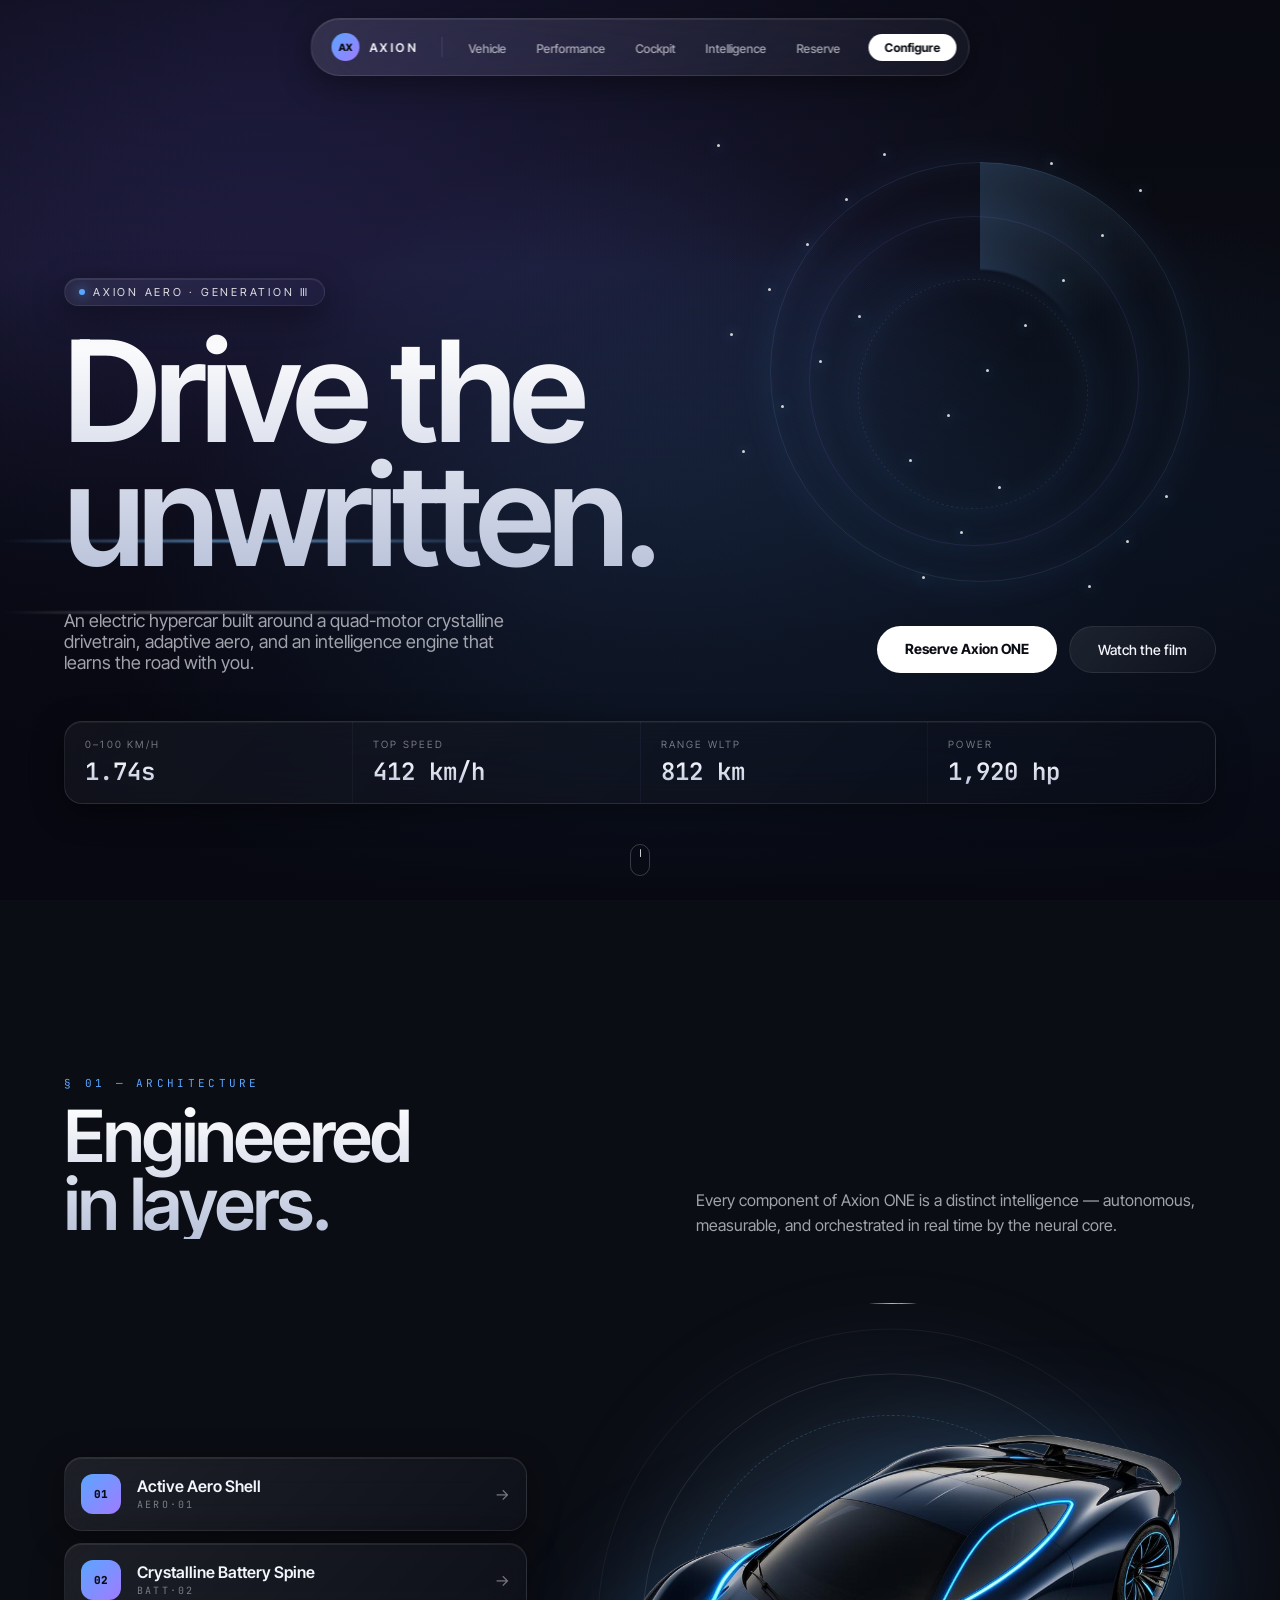
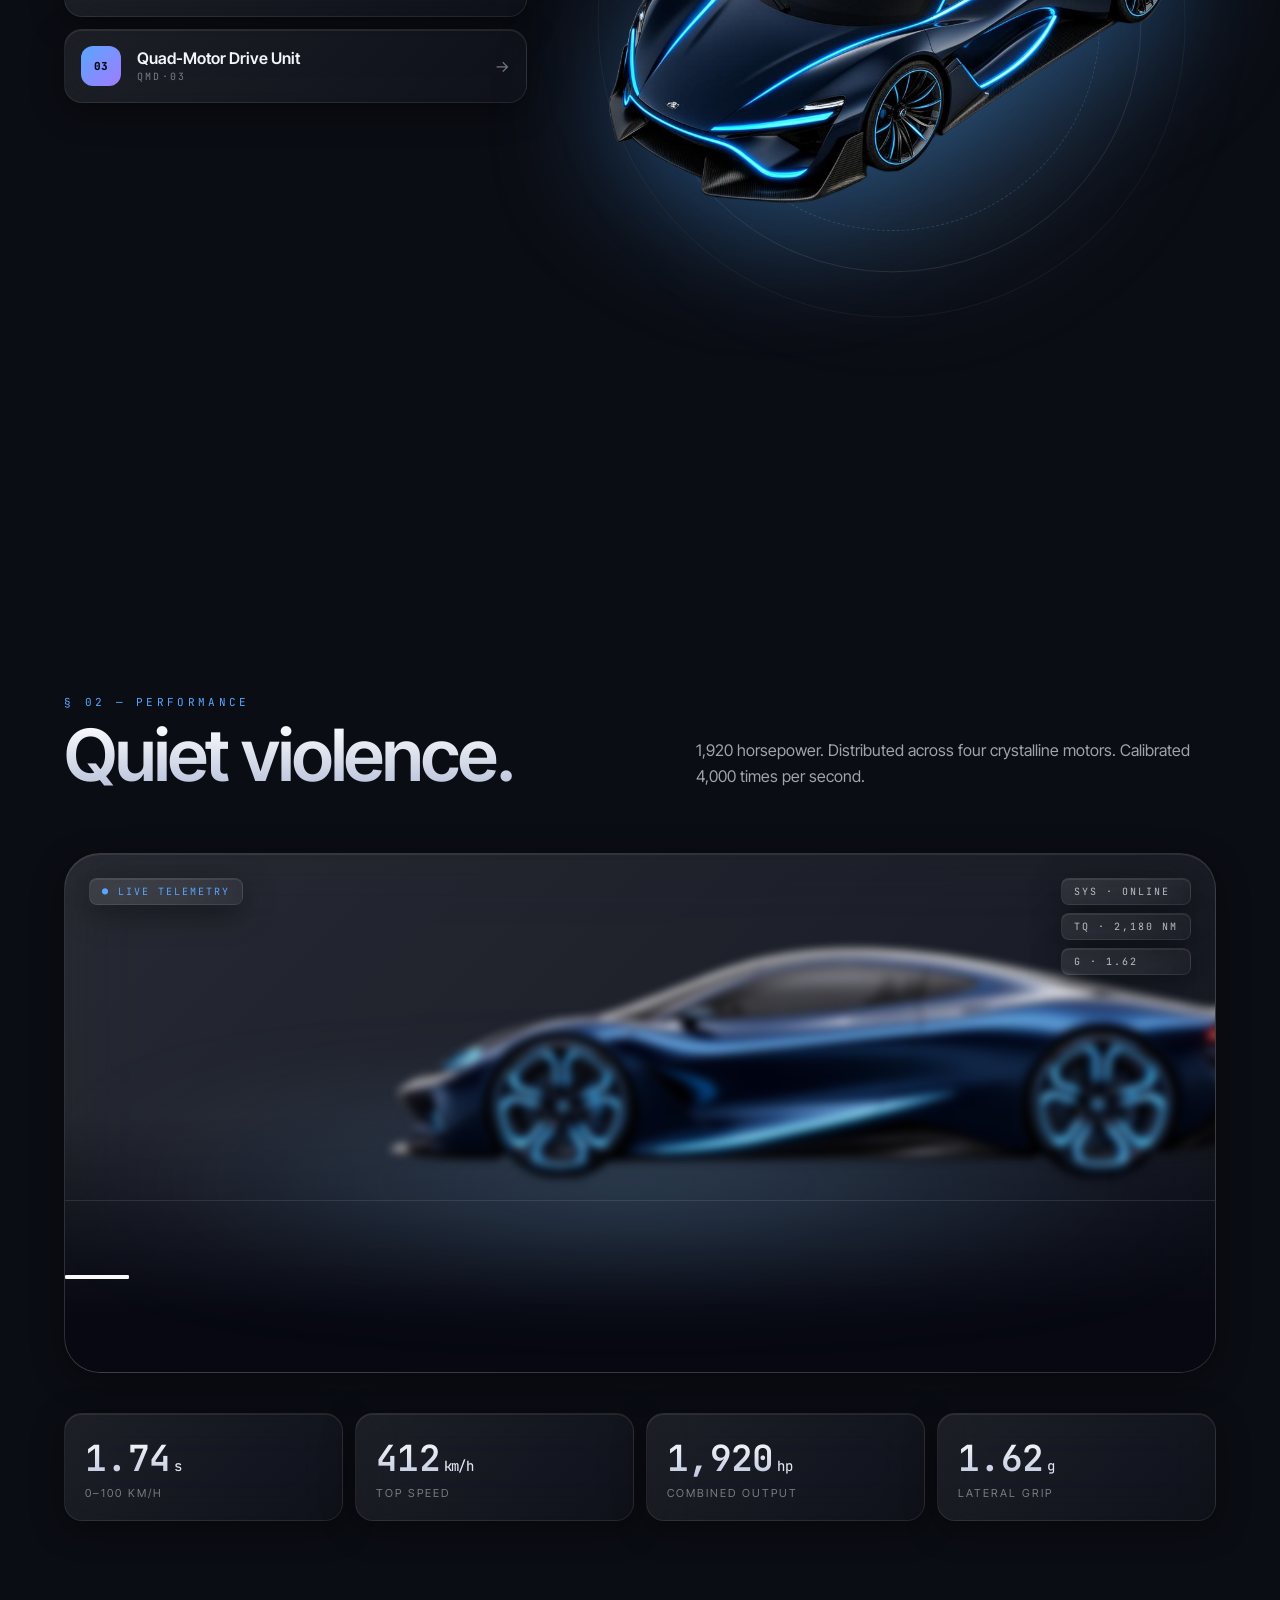
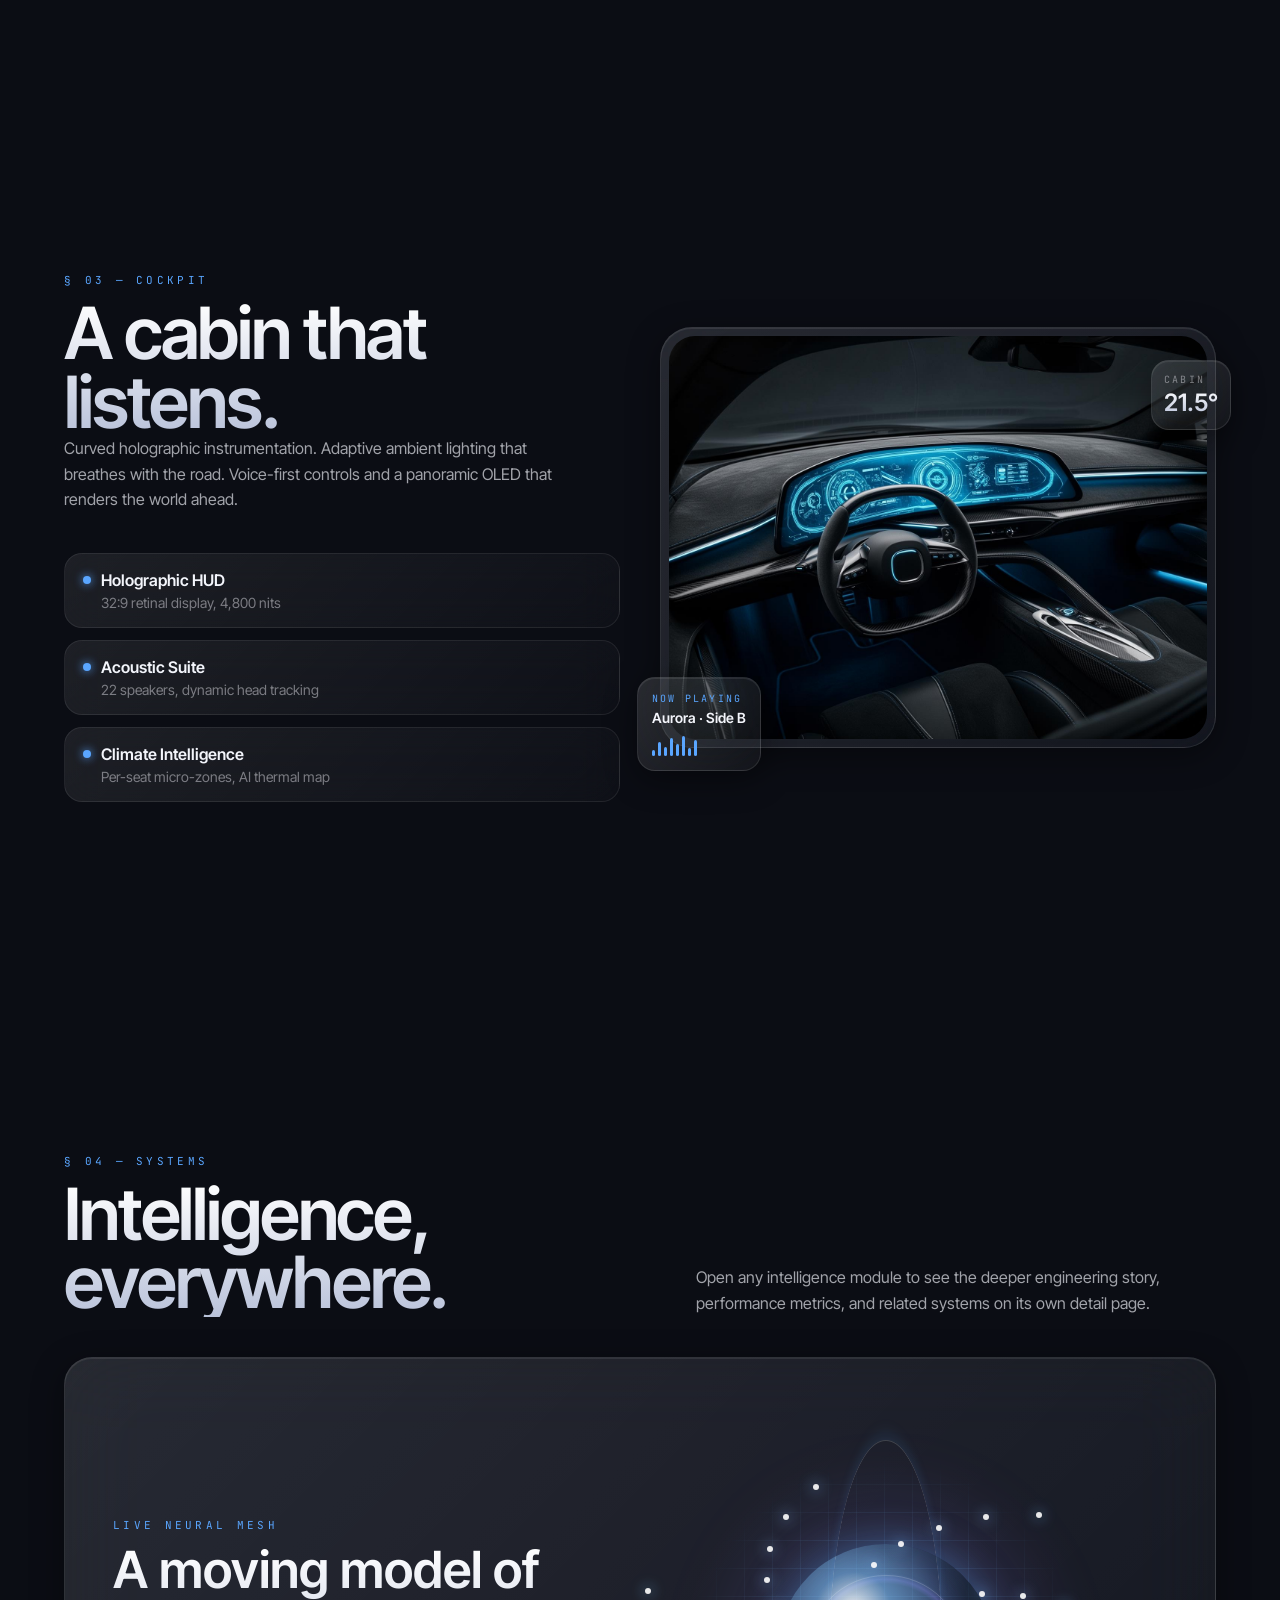
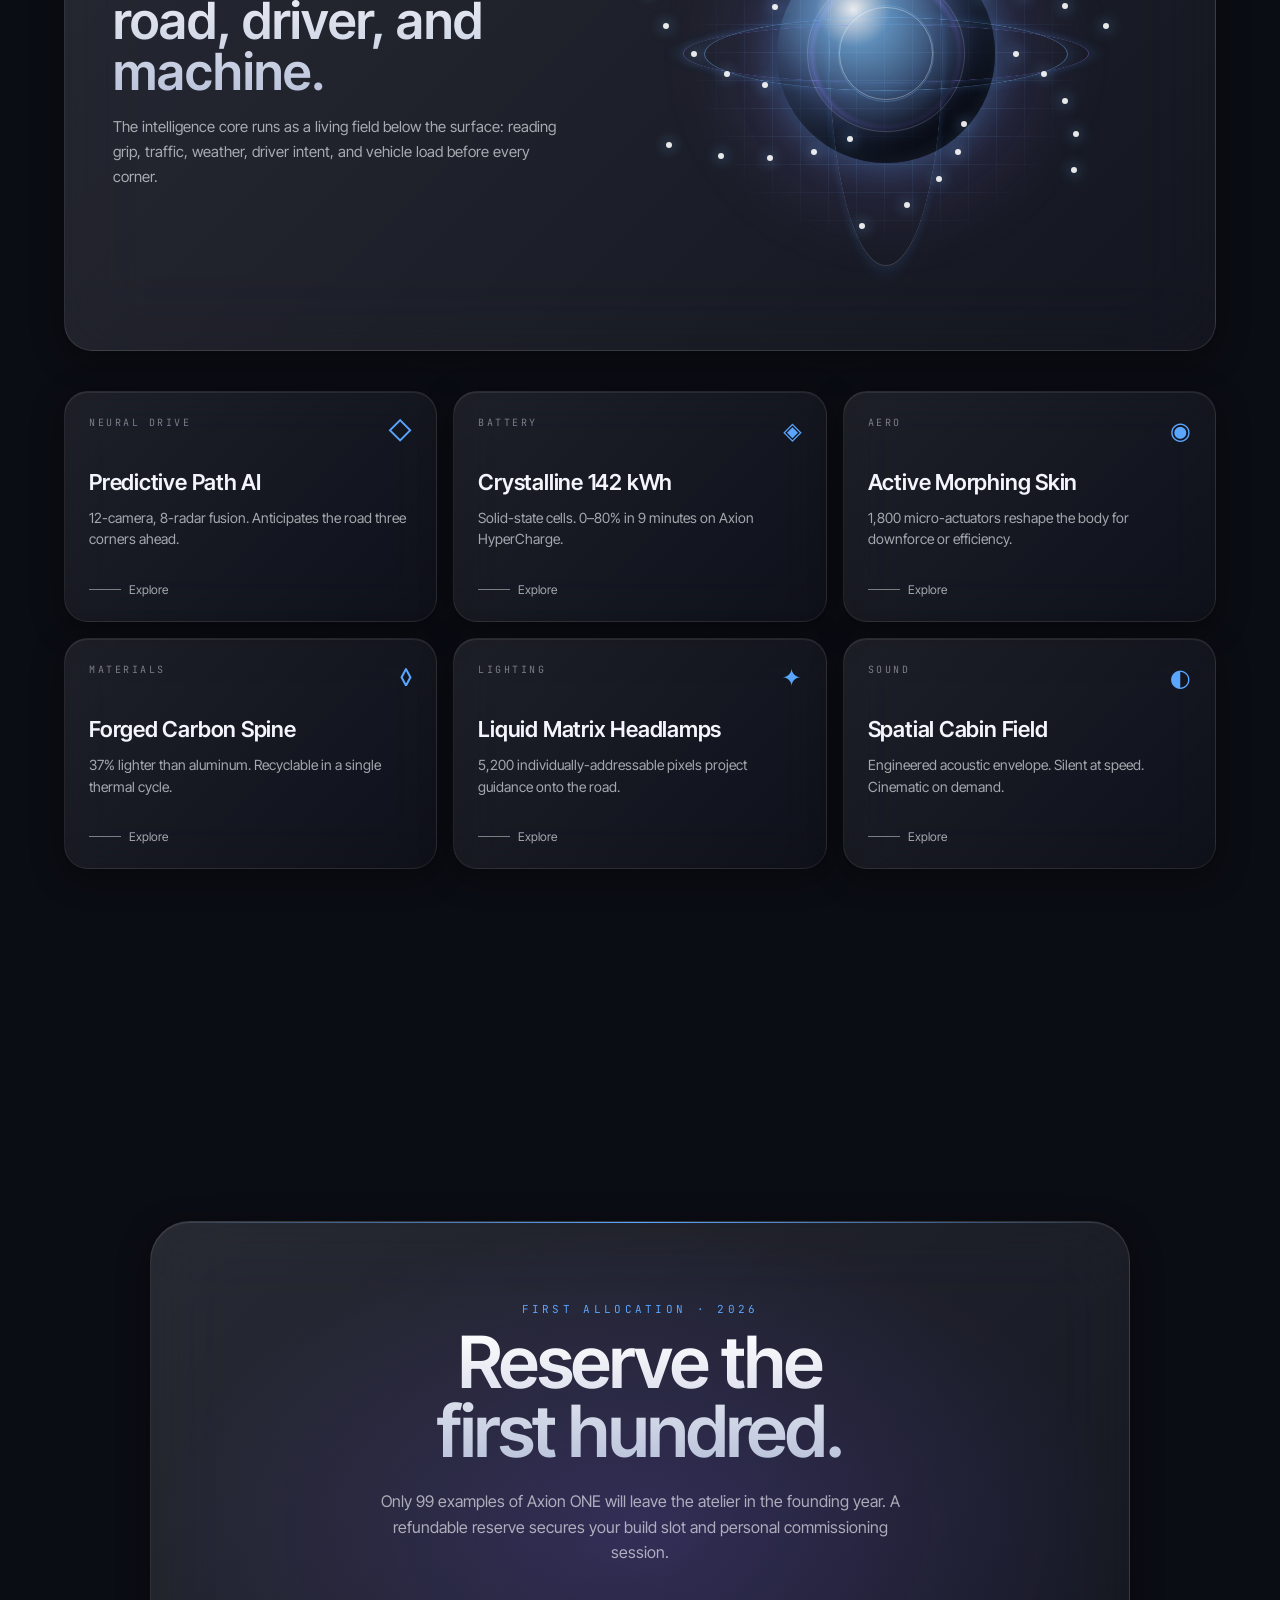
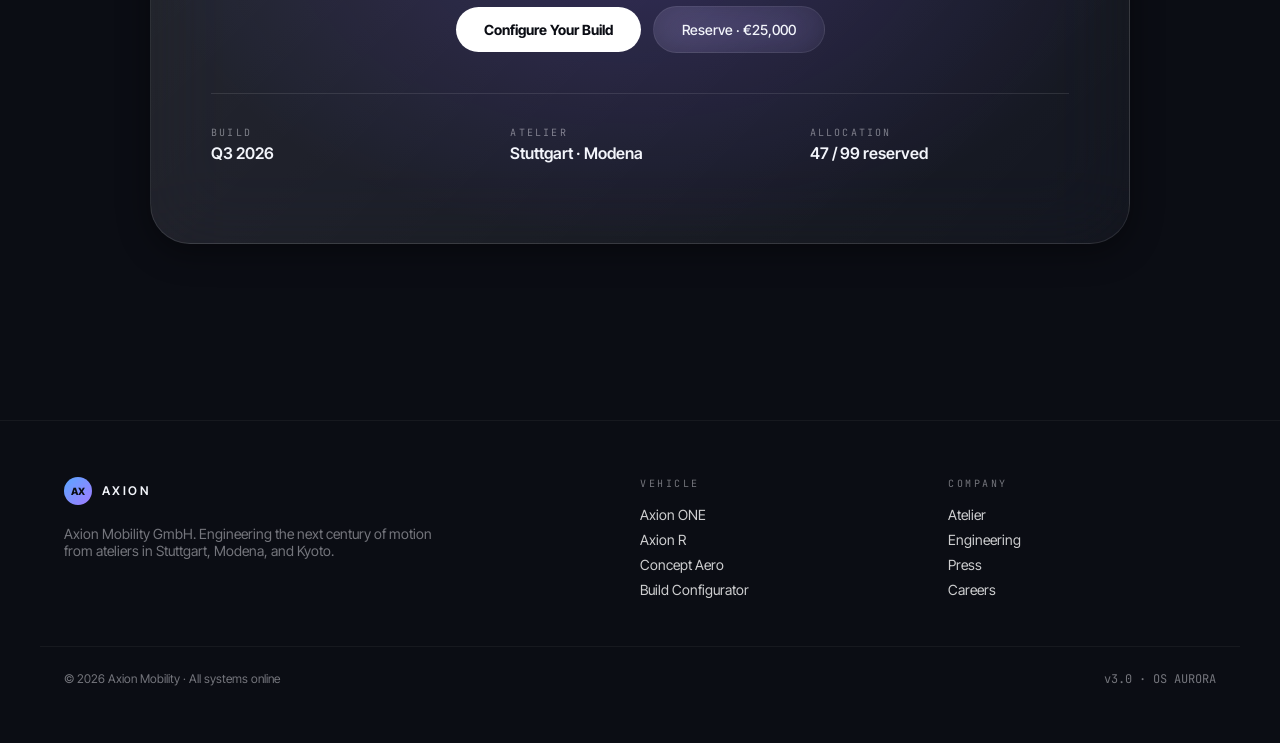
<file: index.html>
<!DOCTYPE html>
<html lang="en">
<head>
<meta charset="UTF-8" />
<meta name="viewport" content="width=device-width, initial-scale=1.0" />
<title>Axion ONE — The Electric Hypercar of the Next Century</title>
<meta name="description" content="Axion ONE: 1,920 hp quad-motor electric hypercar with adaptive aero, crystalline battery, and a neural drive intelligence engine." />
<meta property="og:title" content="Axion ONE — Drive the Unwritten" />
<meta property="og:description" content="An electric hypercar built around intelligence, motion, and emotion." />
<link rel="preconnect" href="https://fonts.googleapis.com">
<link rel="preconnect" href="https://fonts.gstatic.com" crossorigin>
<link href="https://fonts.googleapis.com/css2?family=Inter+Tight:wght@400;500;600;700;800&family=JetBrains+Mono:wght@400;500&display=swap" rel="stylesheet">
<link rel="stylesheet" href="style.css" />
</head>
<body>

<!-- Atmosphere -->
<div class="atmosphere" aria-hidden="true">
  <div class="aurora aurora-1"></div>
  <div class="aurora aurora-2"></div>
  <div class="orb orb-1"></div>
  <div class="orb orb-2"></div>
  <div class="grid-bg"></div>
  <div class="streak streak-1"></div>
  <div class="streak streak-2"></div>
  <div class="vignette"></div>
  <div class="stars" id="stars"></div>
</div>
<div class="cursor-glow" id="cursorGlow" aria-hidden="true"></div>

<!-- Nav -->
<header class="nav">
  <nav class="nav-inner glass-strong">
    <a class="brand" href="index.html#top">
      <span class="logo">AX</span>
      <span class="brand-name">AXION</span>
    </a>
    <span class="nav-sep"></span>
    <ul class="nav-links">
      <li><a href="index.html#vehicle">Vehicle</a></li>
      <li><a href="index.html#performance">Performance</a></li>
      <li><a href="index.html#cockpit">Cockpit</a></li>
      <li><a href="index.html#intelligence">Intelligence</a></li>
      <li><a href="index.html#reserve">Reserve</a></li>
    </ul>
    <a class="btn-cta" href="configure.html">Configure</a>
    <button class="nav-toggle" type="button" aria-label="Open menu" aria-expanded="false" aria-controls="mobileMenu">
      <span></span><span></span><span></span>
    </button>
  </nav>
  <div class="mobile-menu glass-strong" id="mobileMenu">
    <a href="index.html#vehicle">Vehicle</a>
    <a href="index.html#performance">Performance</a>
    <a href="index.html#cockpit">Cockpit</a>
    <a href="index.html#intelligence">Intelligence</a>
    <a href="index.html#reserve">Reserve</a>
    <a href="configure.html">Configure</a>
  </div>
</header>

<main>

<!-- Hero -->
<section id="top" class="hero">
  <div class="hero-bg">
    <video class="hero-bg-video" src="assets/hero-video.mp4" autoplay loop muted playsinline></video>
  </div>
  <div class="hero-overlay"></div>
  <div class="hero-streaks">
    <div class="hstreak hstreak-1"></div>
    <div class="hstreak hstreak-2"></div>
  </div>
  <div class="hero-motion" aria-hidden="true">
    <div class="hero-orbit hero-orbit-1"></div>
    <div class="hero-orbit hero-orbit-2"></div>
    <div class="hero-orbit hero-orbit-3"></div>
    <div class="hero-radar"></div>
    <div class="hero-particles" id="heroParticles"></div>
  </div>
  <div class="hero-content">
    <div class="badge glass">
      <span class="dot"></span>
      Axion Aero · Generation Ⅲ
    </div>
    <h1 class="hero-title text-gradient">Drive the<br/>unwritten.</h1>
    <div class="hero-row">
      <p class="hero-sub">An electric hypercar built around a quad-motor crystalline drivetrain, adaptive aero, and an intelligence engine that learns the road with you.</p>
      <div class="hero-actions">
        <a class="btn-primary" href="#reserve"><span>Reserve Axion ONE</span></a>
        <a class="btn-glass" href="#cockpit">Watch the film</a>
      </div>
    </div>
    <div class="spec-strip glass">
      <div><div class="k">0–100 km/h</div><div class="v text-gradient">1.74s</div></div>
      <div><div class="k">Top Speed</div><div class="v text-gradient">412 km/h</div></div>
      <div><div class="k">Range WLTP</div><div class="v text-gradient">812 km</div></div>
      <div><div class="k">Power</div><div class="v text-gradient">1,920 hp</div></div>
    </div>
  </div>
  <div class="scroll-ind"><span></span></div>
</section>

<!-- Vehicle / Exploded -->
<section id="vehicle" class="section">
  <div class="container">
    <div class="section-head">
      <div>
        <div class="eyebrow">§ 01 — Architecture</div>
        <h2 class="section-title text-gradient">Engineered<br/>in layers.</h2>
      </div>
      <p class="section-sub">Every component of Axion ONE is a distinct intelligence — autonomous, measurable, and orchestrated in real time by the neural core.</p>
    </div>

    <div class="exploded">
      <div class="exploded-list" id="explodedList">
        <!-- populated by script.js -->
      </div>
      <div class="exploded-stage">
        <div class="ring ring-1"></div>
        <div class="ring ring-2"></div>
        <div class="ring ring-3 dashed"></div>
        <div class="ring-glow-bg"></div>
        <div class="chips" id="explodedChips"></div>
        <img class="car-top" src="assets/car-top.png" alt="Top view of Axion hypercar" />
        <div class="scan-line"></div>
      </div>
    </div>
  </div>
</section>

<!-- Performance -->
<section id="performance" class="section">
  <div class="container">
    <div class="section-head">
      <div>
        <div class="eyebrow">§ 02 — Performance</div>
        <h2 class="section-title text-gradient">Quiet violence.</h2>
      </div>
      <p class="section-sub">1,920 horsepower. Distributed across four crystalline motors. Calibrated 4,000 times per second.</p>
    </div>

    <div class="perf-stage glass-strong">
      <div class="road-fade"></div>
      <div class="road-line"></div>
      <div class="road-dashes" id="roadDashes"></div>
      <div class="trail-glow"></div>
      <img class="car-side" src="assets/car-side.png" alt="Axion hypercar in motion" id="carSide" />
      <div class="hud-left glass">● LIVE TELEMETRY</div>
      <div class="hud-right">
        <div class="glass">SYS · ONLINE</div>
        <div class="glass">TQ · 2,180 nm</div>
        <div class="glass">G · 1.62</div>
      </div>
    </div>

    <div class="perf-grid">
      <div class="big-stat glass reveal"><div class="big-num text-gradient">1.74<span>s</span></div><div class="big-label">0–100 km/h</div></div>
      <div class="big-stat glass reveal"><div class="big-num text-gradient">412<span>km/h</span></div><div class="big-label">Top Speed</div></div>
      <div class="big-stat glass reveal"><div class="big-num text-gradient">1,920<span>hp</span></div><div class="big-label">Combined Output</div></div>
      <div class="big-stat glass reveal"><div class="big-num text-gradient">1.62<span>g</span></div><div class="big-label">Lateral Grip</div></div>
    </div>
  </div>
</section>

<!-- Cockpit -->
<section id="cockpit" class="section">
  <div class="container two-col">
    <div class="reveal">
      <div class="eyebrow">§ 03 — Cockpit</div>
      <h2 class="section-title text-gradient">A cabin that<br/>listens.</h2>
      <p class="section-sub">Curved holographic instrumentation. Adaptive ambient lighting that breathes with the road. Voice-first controls and a panoramic OLED that renders the world ahead.</p>
      <ul class="bullets">
        <li><strong>Holographic HUD</strong><span>32:9 retinal display, 4,800 nits</span></li>
        <li><strong>Acoustic Suite</strong><span>22 speakers, dynamic head tracking</span></li>
        <li><strong>Climate Intelligence</strong><span>Per-seat micro-zones, AI thermal map</span></li>
      </ul>
    </div>
    <div class="cockpit-vis glass-strong reveal">
      <img src="assets/cockpit.jpg" alt="Axion ONE cockpit interior" />
      <div class="float-chip chip-bl glass-strong">
        <div class="chip-k">Now Playing</div>
        <div class="chip-v">Aurora · Side B</div>
        <div class="bars">
          <span></span><span></span><span></span><span></span><span></span><span></span><span></span><span></span>
        </div>
      </div>
      <div class="float-chip chip-tr glass-strong">
        <div class="chip-k muted">Cabin</div>
        <div class="chip-temp text-gradient">21.5°</div>
      </div>
    </div>
  </div>
</section>

<!-- Intelligence -->
<section id="intelligence" class="section">
  <div class="container">
    <div class="section-head">
      <div>
        <div class="eyebrow">§ 04 — Systems</div>
        <h2 class="section-title text-gradient">Intelligence,<br/>everywhere.</h2>
      </div>
      <p class="section-sub">Open any intelligence module to see the deeper engineering story, performance metrics, and related systems on its own detail page.</p>
    </div>
    <div class="intelligence-showcase glass-strong reveal">
      <div class="core-copy">
        <div class="eyebrow">Live Neural Mesh</div>
        <h3 class="core-title text-gradient">A moving model of road, driver, and machine.</h3>
        <p>The intelligence core runs as a living field below the surface: reading grip, traffic, weather, driver intent, and vehicle load before every corner.</p>
      </div>
      <div class="neural-core" aria-hidden="true">
        <div class="core-halo"></div>
        <div class="core-grid"></div>
        <div class="core-sphere"></div>
        <div class="core-ring core-ring-1"></div>
        <div class="core-ring core-ring-2"></div>
        <div class="core-ring core-ring-3"></div>
        <div class="core-nodes" id="coreNodes"></div>
        <div class="core-pulse"></div>
      </div>
    </div>
    <div class="grid-3 systems" id="systemsGrid"><!-- populated by script.js --></div>
  </div>
</section>

<!-- Reserve -->
<section id="reserve" class="section">
  <div class="container">
    <div class="reserve-card glass-strong reveal">
      <div class="eyebrow center">First Allocation · 2026</div>
      <h2 class="section-title text-gradient center">Reserve the<br/>first hundred.</h2>
      <p class="section-sub center">Only 99 examples of Axion ONE will leave the atelier in the founding year. A refundable reserve secures your build slot and personal commissioning session.</p>
      <div class="reserve-actions">
        <a class="btn-primary" href="configure.html"><span>Configure Your Build</span></a>
        <a class="btn-glass" href="configure.html">Reserve · €25,000</a>
      </div>
      <div class="reserve-meta">
        <div><div class="k">Build</div><div class="v">Q3 2026</div></div>
        <div><div class="k">Atelier</div><div class="v">Stuttgart · Modena</div></div>
        <div><div class="k">Allocation</div><div class="v">47 / 99 reserved</div></div>
      </div>
    </div>
  </div>
</section>

</main>

<footer class="footer">
  <div class="container footer-grid">
    <div>
      <div class="brand"><span class="logo">AX</span><span class="brand-name">AXION</span></div>
      <p class="muted">Axion Mobility GmbH. Engineering the next century of motion from ateliers in Stuttgart, Modena, and Kyoto.</p>
    </div>
    <div>
      <div class="footer-h">Vehicle</div>
      <ul><li><a href="index.html#top">Axion ONE</a></li><li><a href="index.html#performance">Axion R</a></li><li><a href="system.html?slug=aero">Concept Aero</a></li><li><a href="configure.html">Build Configurator</a></li></ul>
    </div>
    <div>
      <div class="footer-h">Company</div>
      <ul><li><a href="index.html#reserve">Atelier</a></li><li><a href="index.html#vehicle">Engineering</a></li><li><a href="index.html#cockpit">Press</a></li><li><a href="index.html#reserve">Careers</a></li></ul>
    </div>
  </div>
  <div class="container footer-bot">
    <div>© 2026 Axion Mobility · All systems online</div>
    <div class="mono">v3.0 · OS AURORA</div>
  </div>
</footer>

<script src="script.js"></script>
</body>
</html>
</file>
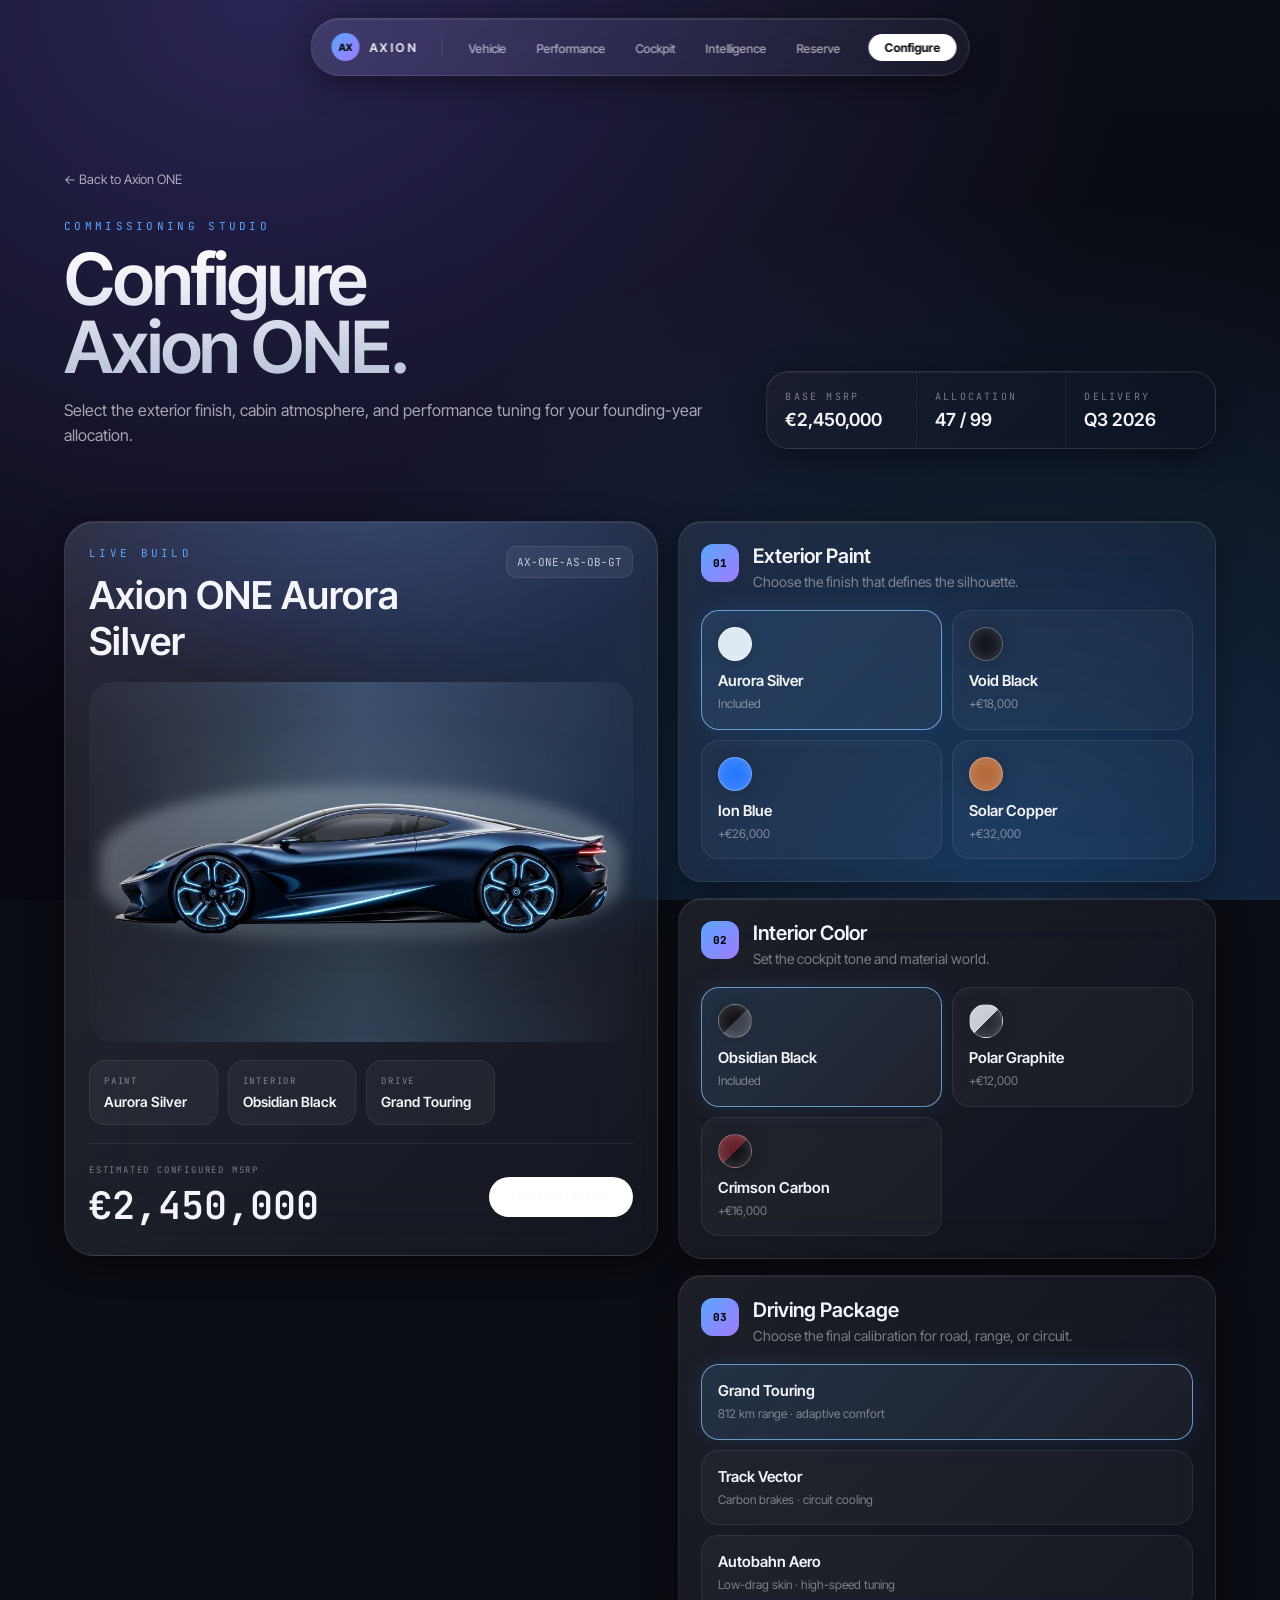
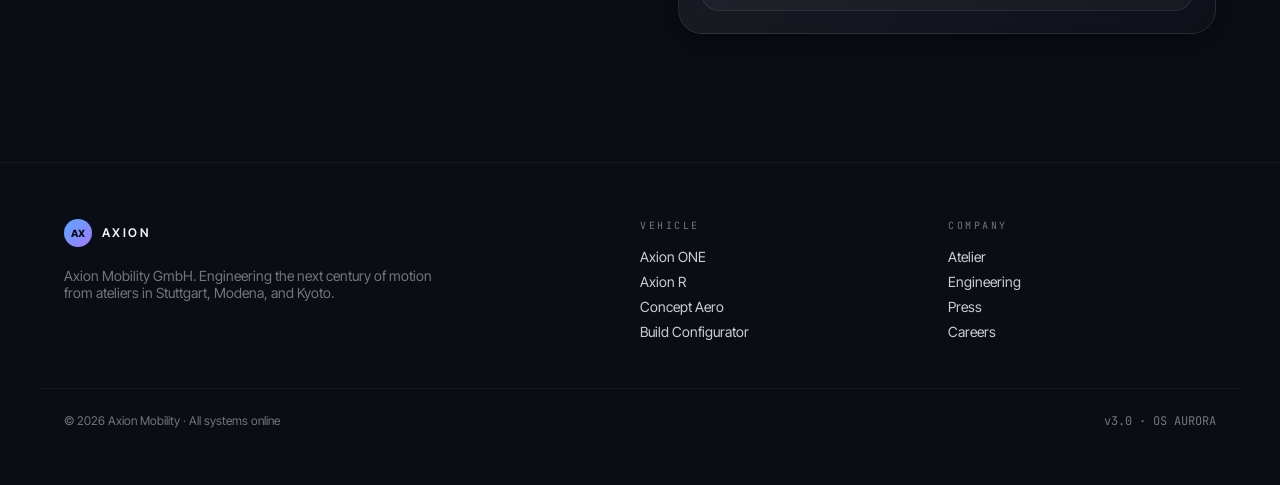
<file: configure.html>
<!DOCTYPE html>
<html lang="en">
<head>
<meta charset="UTF-8" />
<meta name="viewport" content="width=device-width, initial-scale=1.0" />
<title>Configure Axion ONE — Commissioning Studio</title>
<meta name="description" content="Configure Axion ONE with exterior paint, interior color, and performance packages." />
<link rel="preconnect" href="https://fonts.googleapis.com">
<link rel="preconnect" href="https://fonts.gstatic.com" crossorigin>
<link href="https://fonts.googleapis.com/css2?family=Inter+Tight:wght@400;500;600;700;800&family=JetBrains+Mono:wght@400;500&display=swap" rel="stylesheet">
<link rel="stylesheet" href="style.css" />
</head>
<body>

<div class="atmosphere" aria-hidden="true">
  <div class="aurora aurora-1"></div>
  <div class="aurora aurora-2"></div>
  <div class="orb orb-1"></div>
  <div class="orb orb-2"></div>
  <div class="grid-bg"></div>
  <div class="streak streak-1"></div>
  <div class="streak streak-2"></div>
  <div class="vignette"></div>
  <div class="stars" id="stars"></div>
</div>
<div class="cursor-glow" id="cursorGlow" aria-hidden="true"></div>

<header class="nav">
  <nav class="nav-inner glass-strong">
    <a class="brand" href="index.html#top">
      <span class="logo">AX</span>
      <span class="brand-name">AXION</span>
    </a>
    <span class="nav-sep"></span>
    <ul class="nav-links">
      <li><a href="index.html#vehicle">Vehicle</a></li>
      <li><a href="index.html#performance">Performance</a></li>
      <li><a href="index.html#cockpit">Cockpit</a></li>
      <li><a href="index.html#intelligence">Intelligence</a></li>
      <li><a href="index.html#reserve">Reserve</a></li>
    </ul>
    <a class="btn-cta" href="configure.html">Configure</a>
    <button class="nav-toggle" type="button" aria-label="Open menu" aria-expanded="false" aria-controls="mobileMenu">
      <span></span><span></span><span></span>
    </button>
  </nav>
  <div class="mobile-menu glass-strong" id="mobileMenu">
    <a href="index.html#vehicle">Vehicle</a>
    <a href="index.html#performance">Performance</a>
    <a href="index.html#cockpit">Cockpit</a>
    <a href="index.html#intelligence">Intelligence</a>
    <a href="index.html#reserve">Reserve</a>
    <a href="configure.html">Configure</a>
  </div>
</header>

<main class="config-page">
  <section class="config-hero">
    <div class="container">
      <a class="back-link" href="index.html#reserve">← Back to Axion ONE</a>
      <div class="config-hero-grid">
        <div>
          <div class="eyebrow">Commissioning Studio</div>
          <h1 class="section-title text-gradient">Configure<br/>Axion ONE.</h1>
          <p class="section-sub max-w">Select the exterior finish, cabin atmosphere, and performance tuning for your founding-year allocation.</p>
        </div>
        <div class="config-hero-stats glass">
          <div><span class="k">Base MSRP</span><strong>€2,450,000</strong></div>
          <div><span class="k">Allocation</span><strong>47 / 99</strong></div>
          <div><span class="k">Delivery</span><strong>Q3 2026</strong></div>
        </div>
      </div>
    </div>
  </section>

  <section class="config-section">
    <div class="container config-studio" id="configRoot" data-view="exterior">
      <div class="config-preview glass-strong">
        <div class="preview-top">
          <div>
            <div class="eyebrow">Live Build</div>
            <h2 id="buildName">Axion ONE Aurora</h2>
          </div>
          <div class="build-code mono" id="buildCode">AX-ONE-00</div>
        </div>
        <div class="preview-stage">
          <div class="preview-glow" id="paintGlow"></div>
          <div class="preview-scan"></div>
          <div class="exterior-preview">
            <img class="config-car" src="assets/car-side.png" alt="Configured Axion ONE side profile" />
            <div class="paint-wash" id="paintWash"></div>
          </div>
          <div class="interior-preview">
            <img class="config-interior" src="assets/cockpit.jpg" alt="Configured Axion ONE interior" />
            <div class="interior-wash" id="interiorWash"></div>
            <div class="interior-chip glass">
              <span>Cabin Atmosphere</span>
              <strong id="interiorChip">Obsidian Black</strong>
            </div>
          </div>
        </div>
        <div class="preview-meta">
          <div><span>Paint</span><strong id="summaryPaint">Aurora Silver</strong></div>
          <div><span>Interior</span><strong id="summaryInterior">Obsidian Black</strong></div>
          <div><span>Drive</span><strong id="summaryPackage">Grand Touring</strong></div>
        </div>
        <div class="price-bar">
          <div>
            <span>Estimated configured MSRP</span>
            <strong id="configPrice">€2,450,000</strong>
          </div>
          <a class="btn-primary" href="index.html#reserve"><span>Reserve Build</span></a>
        </div>
      </div>

      <div class="config-controls">
        <div class="config-panel glass">
          <div class="panel-head">
            <span class="step mono">01</span>
            <div>
              <h3>Exterior Paint</h3>
              <p>Choose the finish that defines the silhouette.</p>
            </div>
          </div>
          <div class="option-grid paint-options">
            <button class="option-card is-active" type="button" data-config-choice data-category="paint" data-label="Aurora Silver" data-price="0" data-color="#dce8f2" data-code="AS">
              <span class="swatch" style="--swatch:#dce8f2"></span>
              <strong>Aurora Silver</strong>
              <small>Included</small>
            </button>
            <button class="option-card" type="button" data-config-choice data-category="paint" data-label="Void Black" data-price="18000" data-color="#11151d" data-code="VB">
              <span class="swatch" style="--swatch:#11151d"></span>
              <strong>Void Black</strong>
              <small>+€18,000</small>
            </button>
            <button class="option-card" type="button" data-config-choice data-category="paint" data-label="Ion Blue" data-price="26000" data-color="#2878ff" data-code="IB">
              <span class="swatch" style="--swatch:#2878ff"></span>
              <strong>Ion Blue</strong>
              <small>+€26,000</small>
            </button>
            <button class="option-card" type="button" data-config-choice data-category="paint" data-label="Solar Copper" data-price="32000" data-color="#b56a3c" data-code="SC">
              <span class="swatch" style="--swatch:#b56a3c"></span>
              <strong>Solar Copper</strong>
              <small>+€32,000</small>
            </button>
          </div>
        </div>

        <div class="config-panel glass">
          <div class="panel-head">
            <span class="step mono">02</span>
            <div>
              <h3>Interior Color</h3>
              <p>Set the cockpit tone and material world.</p>
            </div>
          </div>
          <div class="option-grid">
            <button class="option-card is-active" type="button" data-config-choice data-category="interior" data-label="Obsidian Black" data-price="0" data-color="#111318" data-code="OB">
              <span class="swatch split" style="--swatch:#111318;--swatch-2:#3b414c"></span>
              <strong>Obsidian Black</strong>
              <small>Included</small>
            </button>
            <button class="option-card" type="button" data-config-choice data-category="interior" data-label="Polar Graphite" data-price="12000" data-color="#c8ccd2" data-code="PG">
              <span class="swatch split" style="--swatch:#c8ccd2;--swatch-2:#242a32"></span>
              <strong>Polar Graphite</strong>
              <small>+€12,000</small>
            </button>
            <button class="option-card" type="button" data-config-choice data-category="interior" data-label="Crimson Carbon" data-price="16000" data-color="#671f2a" data-code="CC">
              <span class="swatch split" style="--swatch:#671f2a;--swatch-2:#111318"></span>
              <strong>Crimson Carbon</strong>
              <small>+€16,000</small>
            </button>
          </div>
        </div>

        <div class="config-panel glass">
          <div class="panel-head">
            <span class="step mono">03</span>
            <div>
              <h3>Driving Package</h3>
              <p>Choose the final calibration for road, range, or circuit.</p>
            </div>
          </div>
          <div class="option-grid package-options">
            <button class="option-card is-active" type="button" data-config-choice data-category="package" data-label="Grand Touring" data-price="0" data-code="GT">
              <strong>Grand Touring</strong>
              <small>812 km range · adaptive comfort</small>
            </button>
            <button class="option-card" type="button" data-config-choice data-category="package" data-label="Track Vector" data-price="64000" data-code="TV">
              <strong>Track Vector</strong>
              <small>Carbon brakes · circuit cooling</small>
            </button>
            <button class="option-card" type="button" data-config-choice data-category="package" data-label="Autobahn Aero" data-price="42000" data-code="AA">
              <strong>Autobahn Aero</strong>
              <small>Low-drag skin · high-speed tuning</small>
            </button>
          </div>
        </div>
      </div>
    </div>
  </section>
</main>

<footer class="footer">
  <div class="container footer-grid">
    <div>
      <div class="brand"><span class="logo">AX</span><span class="brand-name">AXION</span></div>
      <p class="muted">Axion Mobility GmbH. Engineering the next century of motion from ateliers in Stuttgart, Modena, and Kyoto.</p>
    </div>
    <div>
      <div class="footer-h">Vehicle</div>
      <ul><li><a href="index.html#top">Axion ONE</a></li><li><a href="index.html#performance">Axion R</a></li><li><a href="system.html?slug=aero">Concept Aero</a></li><li><a href="configure.html">Build Configurator</a></li></ul>
    </div>
    <div>
      <div class="footer-h">Company</div>
      <ul><li><a href="index.html#reserve">Atelier</a></li><li><a href="index.html#vehicle">Engineering</a></li><li><a href="index.html#cockpit">Press</a></li><li><a href="index.html#reserve">Careers</a></li></ul>
    </div>
  </div>
  <div class="container footer-bot">
    <div>© 2026 Axion Mobility · All systems online</div>
    <div class="mono">v3.0 · OS AURORA</div>
  </div>
</footer>

<script src="script.js"></script>
</body>
</html>
</file>
<file: style.css>
/* ============= Axion ONE — Static Stylesheet ============= */
:root{
  --bg:#0b0d14;
  --bg-2:#0f1220;
  --fg:#f3f5fb;
  --muted:rgba(243,245,251,.65);
  --muted-2:rgba(243,245,251,.45);
  --border:rgba(255,255,255,.08);
  --electric:#5aa6ff;
  --electric-glow:#7ec4ff;
  --violet:#a07bff;
  --grad-text:linear-gradient(180deg,#fff 0%, #b9c2da 100%);
  --grad-electric:linear-gradient(135deg,#5aa6ff 0%, #a07bff 100%);
  --grad-glass:linear-gradient(135deg,rgba(255,255,255,.08) 0%, rgba(255,255,255,.02) 100%);
  --shadow-glass:0 8px 32px rgba(0,0,0,.4), inset 0 1px 0 rgba(255,255,255,.08);
}

*{box-sizing:border-box;margin:0;padding:0}
html,body{background:var(--bg);color:var(--fg);font-family:"Inter Tight",system-ui,sans-serif;-webkit-font-smoothing:antialiased;overflow-x:hidden;scroll-behavior:smooth}
body{
  background:
    radial-gradient(ellipse at 20% 0%, rgba(96,80,200,.35), transparent 60%),
    radial-gradient(ellipse at 80% 100%, rgba(60,140,220,.30), transparent 55%),
    linear-gradient(180deg,#0b0d14 0%,#070811 100%);
  background-attachment:fixed;
  min-height:100vh;
}
img{display:block;max-width:100%}
a{color:inherit;text-decoration:none}
ul{list-style:none}
button{font:inherit;cursor:pointer;border:0;background:transparent;color:inherit}
::selection{background:var(--electric);color:#000}
::-webkit-scrollbar{width:8px;height:8px}
::-webkit-scrollbar-thumb{background:rgba(255,255,255,.08);border-radius:8px}
::-webkit-scrollbar-thumb:hover{background:var(--electric)}

.container{max-width:1200px;margin:0 auto;padding:0 24px}
.mono{font-family:"JetBrains Mono",ui-monospace,monospace}
.muted{color:var(--muted)}

/* ---- Glass primitives ---- */
.glass{
  background:var(--grad-glass);
  backdrop-filter:blur(24px) saturate(140%);
  -webkit-backdrop-filter:blur(24px) saturate(140%);
  border:1px solid var(--border);
  box-shadow:var(--shadow-glass);
}
.glass-strong{
  background:linear-gradient(135deg,rgba(255,255,255,.12) 0%, rgba(255,255,255,.04) 100%);
  backdrop-filter:blur(40px) saturate(160%);
  -webkit-backdrop-filter:blur(40px) saturate(160%);
  border:1px solid rgba(255,255,255,.10);
  box-shadow:var(--shadow-glass);
}
.text-gradient{
  background:var(--grad-text);
  -webkit-background-clip:text;background-clip:text;color:transparent;
}

/* ---- Atmosphere ---- */
.atmosphere{position:fixed;inset:0;z-index:-10;pointer-events:none;overflow:hidden}
.aurora{position:absolute;border-radius:50%;filter:blur(60px);opacity:.55;animation:aurora 30s linear infinite}
.aurora-1{top:-30%;left:-20%;width:120vh;height:120vh;background:radial-gradient(circle,rgba(120,90,230,.45),transparent 60%)}
.aurora-2{bottom:-30%;right:-20%;width:110vh;height:110vh;background:radial-gradient(circle,rgba(80,160,230,.45),transparent 60%);animation-direction:reverse}
.orb{position:absolute;border-radius:50%;filter:blur(60px);opacity:.45;animation:drift 18s ease-in-out infinite}
.orb-1{top:25%;right:20%;width:280px;height:280px;background:rgba(90,166,255,.18)}
.orb-2{bottom:25%;left:18%;width:380px;height:380px;background:rgba(160,123,255,.18);animation-delay:-6s}
.grid-bg{
  position:absolute;inset:0;opacity:.07;
  background-image:linear-gradient(rgba(255,255,255,.5) 1px,transparent 1px),linear-gradient(90deg,rgba(255,255,255,.5) 1px,transparent 1px);
  background-size:80px 80px;
  -webkit-mask-image:radial-gradient(ellipse at center,#000 30%,transparent 70%);
          mask-image:radial-gradient(ellipse at center,#000 30%,transparent 70%);
}
.streak{position:absolute;height:1px;left:0;width:33%;background:linear-gradient(90deg,transparent,var(--electric),transparent);animation:streak 6s linear infinite}
.streak-1{top:33%}
.streak-2{top:66%;width:25%;background:linear-gradient(90deg,transparent,var(--violet),transparent);animation-delay:-3s}
.vignette{position:absolute;inset:0;background:radial-gradient(ellipse at center,transparent 40%,rgba(7,8,17,.85) 100%)}
.stars{position:absolute;inset:0}
.stars span{position:absolute;width:1px;height:1px;border-radius:50%;background:#fff;box-shadow:0 0 4px #fff;opacity:.6;animation:pulse-glow 3s ease-in-out infinite}
.cursor-glow{
  position:fixed;left:0;top:0;width:400px;height:400px;border-radius:50%;
  background:radial-gradient(circle,rgba(126,196,255,.32),transparent 60%);
  filter:blur(40px);pointer-events:none;z-index:-5;opacity:.7;
}
@media (max-width:768px){.cursor-glow{display:none}}

/* ---- Nav ---- */
.nav{position:fixed;top:18px;left:50%;transform:translateX(-50%);z-index:50;width:max-content;max-width:calc(100% - 16px)}
.nav-inner{display:flex;align-items:center;gap:8px;border-radius:999px;padding:8px 12px 8px 8px}
.brand{display:flex;align-items:center;gap:10px;padding:6px 12px;border-radius:999px}
.logo{display:grid;place-items:center;width:28px;height:28px;border-radius:999px;background:var(--grad-electric);color:#0b0d14;font-weight:800;font-size:10px}
.brand-name{font-size:12px;font-weight:600;letter-spacing:.2em}
.nav-sep{display:none;width:1px;height:20px;background:rgba(255,255,255,.1);margin:0 4px}
.nav-links{display:none;align-items:center;gap:2px}
.nav-links a{position:relative;padding:6px 14px;border-radius:999px;font-size:12px;font-weight:500;color:var(--muted);transition:color .2s}
.nav-links a:hover{color:var(--fg);background:radial-gradient(60% 60% at 50% 50%,rgba(126,196,255,.22),transparent)}
.btn-cta{margin-left:6px;padding:6px 16px;border-radius:999px;background:#fff;color:#0b0d14;font-size:12px;font-weight:700;transition:transform .2s}
.btn-cta:hover{transform:scale(1.04)}
.nav-toggle{display:grid;place-items:center;gap:3px;width:32px;height:32px;border-radius:999px;border:1px solid rgba(255,255,255,.1);background:rgba(255,255,255,.05);margin-left:2px}
.nav-toggle span{display:block;width:14px;height:1px;border-radius:999px;background:rgba(255,255,255,.82);transition:transform .2s,opacity .2s}
.nav-toggle[aria-expanded="true"] span:nth-child(1){transform:translateY(4px) rotate(45deg)}
.nav-toggle[aria-expanded="true"] span:nth-child(2){opacity:0}
.nav-toggle[aria-expanded="true"] span:nth-child(3){transform:translateY(-4px) rotate(-45deg)}
.mobile-menu{position:absolute;top:calc(100% + 10px);right:0;width:min(320px,calc(100vw - 32px));padding:8px;border-radius:22px;display:grid;gap:2px;opacity:0;pointer-events:none;transform:translateY(-8px);transition:opacity .2s,transform .2s}
.mobile-menu.open{opacity:1;pointer-events:auto;transform:translateY(0)}
.mobile-menu a{display:block;padding:12px 14px;border-radius:16px;font-size:14px;font-weight:600;color:var(--muted)}
.mobile-menu a:hover{color:var(--fg);background:rgba(255,255,255,.06)}
@media (min-width:768px){.nav-sep,.nav-links{display:flex}.nav-toggle,.mobile-menu{display:none}}
@media (max-width:420px){.brand-name{display:none}.btn-cta{padding:6px 12px}}

/* ---- Buttons ---- */
.btn-primary{position:relative;overflow:hidden;display:inline-block;border-radius:999px;background:#fff;color:#0b0d14;padding:14px 28px;font-size:14px;font-weight:700;transition:transform .2s}
.btn-primary span{position:relative;z-index:2}
.btn-primary::after{content:"";position:absolute;inset:0;background:var(--grad-electric);transform:translateX(-100%);transition:transform .5s}
.btn-primary:hover{transform:scale(1.03)}
.btn-primary:hover::after{transform:translateX(0)}
.btn-glass{display:inline-block;border-radius:999px;padding:14px 28px;font-size:14px;font-weight:500;background:var(--grad-glass);border:1px solid var(--border);backdrop-filter:blur(20px);transition:background .2s}
.btn-glass:hover{background:rgba(255,255,255,.08)}

/* ---- Hero ---- */
.hero{
  position:relative;
  width:100%;
  height:100vh;
  min-height:680px;
  overflow:hidden;
}
.hero-bg{

  position:absolute;

  inset:0;

  width:100%;

  height:100%;

  overflow:hidden;

}

.hero-bg-video{

  position:absolute;

  top:50%;

  left:50%;

  min-width:100%;

  min-height:100%;

  width:auto;

  height:auto;

  transform:translate(-50%, -50%);

  object-fit:cover;

}
.hero-overlay{position:absolute;inset:0;background:
  linear-gradient(180deg,rgba(7,8,17,.55) 0%,transparent 30%,rgba(7,8,17,.7) 70%,#070811 100%),
  radial-gradient(ellipse at 50% 100%,rgba(90,166,255,.35),transparent 60%);
}
.hero-streaks{position:absolute;inset:0;overflow:hidden;pointer-events:none}
.hstreak{position:absolute;left:0;height:2px;background:linear-gradient(90deg,transparent,var(--electric-glow),transparent);filter:blur(1px);animation:streak 6s linear infinite}
.hstreak-1{top:60%;width:40%}
.hstreak-2{top:68%;height:1px;width:33%;background:linear-gradient(90deg,transparent,#fff,transparent);animation-delay:-2.4s}
.hero-motion{
  position:absolute;
  inset:0;
  z-index:1;
  pointer-events:none;
  overflow:hidden;
}
.hero-orbit{
  position:absolute;
  right:7%;
  top:18%;
  width:min(34vw,420px);
  aspect-ratio:1/1;
  border-radius:50%;
  border:1px solid rgba(126,196,255,.18);
  box-shadow:0 0 40px rgba(90,166,255,.12), inset 0 0 28px rgba(126,196,255,.08);
  opacity:.72;
}
.hero-orbit-1{animation:hero-orbit 18s linear infinite}
.hero-orbit-2{width:min(26vw,330px);right:11%;top:24%;border-color:rgba(160,123,255,.20);animation:hero-orbit 12s linear infinite reverse}
.hero-orbit-3{width:min(18vw,230px);right:15%;top:31%;border-style:dashed;animation:hero-orbit 9s linear infinite}
.hero-radar{
  position:absolute;
  right:7%;
  top:18%;
  width:min(34vw,420px);
  aspect-ratio:1/1;
  border-radius:50%;
  background:conic-gradient(from 0deg,rgba(126,196,255,.28),transparent 18%,transparent 100%);
  -webkit-mask-image:radial-gradient(circle,transparent 34%,#000 35%,#000 72%,transparent 73%);
          mask-image:radial-gradient(circle,transparent 34%,#000 35%,#000 72%,transparent 73%);
  animation:hero-radar 5.5s linear infinite;
  opacity:.64;
}
.hero-particles{position:absolute;inset:0}
.hero-dot{
  position:absolute;
  width:3px;
  height:3px;
  border-radius:50%;
  background:rgba(255,255,255,.8);
  box-shadow:0 0 14px rgba(126,196,255,.95);
  animation:hero-float 5s ease-in-out infinite;
  animation-delay:var(--d);
}
.hero-content{position:relative;z-index:2;max-width:1200px;margin:0 auto;padding:0 24px;height:100%;display:flex;flex-direction:column;justify-content:flex-end;padding-bottom:96px}
.badge{display:inline-flex;align-items:center;gap:8px;padding:6px 14px;border-radius:999px;font-size:11px;text-transform:uppercase;letter-spacing:.25em;color:rgba(255,255,255,.85);width:max-content;margin-bottom:24px}
.dot{width:6px;height:6px;border-radius:50%;background:var(--electric);box-shadow:0 0 12px var(--electric)}
.hero-title{font-size:clamp(3.5rem,11vw,11rem);line-height:.88;letter-spacing:-.04em;font-weight:600}
.hero-row{display:flex;flex-direction:column;gap:24px;margin-top:32px;align-items:flex-start}
.hero-sub{max-width:460px;color:var(--muted);font-size:18px}
.hero-actions{display:flex;gap:12px;flex-wrap:wrap}
.spec-strip{display:grid;grid-template-columns:repeat(2,1fr);gap:1px;border-radius:18px;overflow:hidden;margin-top:48px}
.spec-strip>div{background:rgba(7,8,17,.4);padding:16px 20px}
.spec-strip .k{font-size:10px;text-transform:uppercase;letter-spacing:.22em;color:var(--muted-2)}
.spec-strip .v{margin-top:6px;font-family:"JetBrains Mono",monospace;font-size:24px;font-weight:600}
@media (min-width:768px){
  .hero-row{flex-direction:row;justify-content:space-between;align-items:flex-end}
  .spec-strip{grid-template-columns:repeat(4,1fr)}
}
@media (max-width:760px){
  .hero-orbit,.hero-radar{right:-18%;top:12%;width:320px}
  .hero-orbit-2{right:-10%;top:18%;width:240px}
  .hero-orbit-3{right:4%;top:25%;width:170px}
}
.scroll-ind{position:absolute;bottom:24px;left:50%;transform:translateX(-50%);z-index:3}
.scroll-ind div,.scroll-ind{display:flex;justify-content:center}
.scroll-ind{width:20px;height:32px;border-radius:999px;border:1px solid rgba(255,255,255,.2);padding:4px}
.scroll-ind span{display:block;width:1px;height:8px;background:rgba(255,255,255,.8);border-radius:999px;animation:float-y 2.4s ease-in-out infinite}

/* ---- Sections ---- */
section[id]{scroll-margin-top:104px}
.section{position:relative;padding:128px 0}
@media (min-width:768px){.section{padding:176px 0}}
.section-head{display:flex;flex-direction:column;gap:24px;margin-bottom:64px;align-items:flex-start}
@media (min-width:768px){.section-head{flex-direction:row;align-items:flex-end;justify-content:space-between;gap:40px}}
.eyebrow{font-family:"JetBrains Mono",monospace;font-size:11px;text-transform:uppercase;letter-spacing:.3em;color:var(--electric);margin-bottom:12px}
.eyebrow.center{text-align:center}
.section-title{font-size:clamp(2.5rem,7vw,4.5rem);line-height:.95;letter-spacing:-.03em;font-weight:600}
.section-title.center{text-align:center}
.section-sub{color:var(--muted);max-width:520px;font-size:16px;line-height:1.6}
.section-sub.center{margin:24px auto 0;text-align:center}
.section-sub.max-w{max-width:680px;margin-top:16px}

/* Reveal */
.reveal{opacity:0;transform:translateY(40px);transition:opacity .9s cubic-bezier(.22,1,.36,1),transform .9s cubic-bezier(.22,1,.36,1)}
.reveal.in{opacity:1;transform:none}

/* ---- Exploded ---- */
.exploded{display:grid;grid-template-columns:1fr;gap:40px;align-items:center}
@media (min-width:1024px){.exploded{grid-template-columns:1fr 1.4fr}}
.exploded-list{display:flex;flex-direction:column;gap:12px;order:2}
@media (min-width:1024px){.exploded-list{order:1}}
.ex-row{display:flex;align-items:center;justify-content:space-between;padding:16px;border-radius:18px;transition:background .2s}
.ex-row:hover{background:rgba(255,255,255,.06)}
.ex-num{display:grid;place-items:center;width:40px;height:40px;border-radius:12px;background:var(--grad-electric);color:#0b0d14;font-family:"JetBrains Mono",monospace;font-size:11px;font-weight:800;margin-right:16px;flex-shrink:0}
.ex-row>div:nth-child(2){flex:1}
.ex-label{font-weight:600}
.ex-id{font-family:"JetBrains Mono",monospace;font-size:10px;text-transform:uppercase;letter-spacing:.22em;color:var(--muted-2);margin-top:2px}
.ex-arrow{color:var(--muted-2)}
.exploded-stage{position:relative;aspect-ratio:1/1;width:100%;max-width:640px;margin:0 auto;order:1}
@media (min-width:1024px){.exploded-stage{order:2}}
.ring-glow-bg{position:absolute;inset:0;border-radius:50%;background:radial-gradient(circle,rgba(126,196,255,.5),transparent 65%);filter:blur(60px);opacity:.5}
.ring{position:absolute;top:50%;left:50%;transform:translate(-50%,-50%);border-radius:50%;border:1px solid rgba(255,255,255,.1)}
.ring-1{width:78%;height:78%;animation:spin-slow 30s linear infinite}
.ring-2{width:92%;height:92%;border-color:rgba(255,255,255,.05)}
.ring-3{width:65%;height:65%;border-color:rgba(126,196,255,.2)}
.ring.dashed{border-style:dashed}
.car-top{position:absolute;inset:0;margin:auto;width:100%;height:100%;object-fit:contain;filter:drop-shadow(0 30px 60px rgba(60,140,220,.4));transition:transform .4s ease-out}
.chips{position:absolute;inset:0}
.chip{position:absolute;left:50%;top:50%;padding:8px 12px;border-radius:12px;animation:float-y 6s ease-in-out infinite;transform:translate(-50%,-50%) translate(calc(var(--tx) * var(--p,0)), calc(var(--ty) * var(--p,0))) rotate(calc(var(--r) * var(--p,0)));opacity:var(--p,0);transition:opacity .3s}
.chip-id{font-family:"JetBrains Mono",monospace;font-size:9px;text-transform:uppercase;letter-spacing:.22em;color:var(--electric)}
.chip-label{font-size:12px;font-weight:500;margin-top:2px}
.scan-line{position:absolute;inset:0;border-radius:50%;overflow:hidden;pointer-events:none}
.scan-line::before{content:"";position:absolute;left:0;right:0;height:1px;background:linear-gradient(90deg,transparent,var(--electric-glow),transparent);animation:scan 4s linear infinite}

/* ---- Performance ---- */
.perf-stage{position:relative;height:420px;border-radius:36px;overflow:hidden;margin-bottom:40px}
@media (min-width:768px){.perf-stage{height:520px}}
.road-fade{position:absolute;left:0;right:0;bottom:0;height:50%;background:linear-gradient(180deg,transparent,#070811 80%)}
.road-line{position:absolute;left:0;right:0;bottom:33%;height:1px;background:rgba(255,255,255,.1)}
.road-dashes{position:absolute;left:0;right:0;bottom:18%;height:4px;overflow:hidden}
.road-dashes span{position:absolute;height:4px;width:64px;border-radius:999px;background:rgba(255,255,255,.3);animation:streak 1.6s linear infinite;left:0;bottom:0}
.trail-glow{position:absolute;left:0;right:0;bottom:25%;height:120px;filter:blur(60px);background:radial-gradient(ellipse at center,rgba(126,196,255,.5),transparent 70%)}
.car-side{position:absolute;bottom:12%;left:50%;width:80%;transform:translateX(-50%);object-fit:contain;will-change:transform,filter}
.hud-left{position:absolute;left:24px;top:24px;padding:6px 12px;border-radius:8px;font-family:"JetBrains Mono",monospace;font-size:10px;text-transform:uppercase;letter-spacing:.2em;color:var(--electric)}
.hud-right{position:absolute;right:24px;top:24px;display:grid;gap:8px;font-family:"JetBrains Mono",monospace;font-size:10px;text-transform:uppercase;letter-spacing:.2em;color:rgba(255,255,255,.7)}
.hud-right .glass{padding:6px 12px;border-radius:8px}
.perf-grid{display:grid;grid-template-columns:repeat(2,1fr);gap:12px}
@media (min-width:768px){.perf-grid{grid-template-columns:repeat(4,1fr)}}
.big-stat{padding:20px;border-radius:18px}
.big-num{font-family:"JetBrains Mono",monospace;font-size:36px;font-weight:600;letter-spacing:-.02em;display:flex;align-items:baseline;gap:4px}
.big-num span{font-size:14px;color:var(--muted-2);font-weight:400}
.big-label{font-size:11px;text-transform:uppercase;letter-spacing:.18em;color:var(--muted-2);margin-top:4px}

/* ---- Cockpit ---- */
.two-col{display:grid;grid-template-columns:1fr;gap:40px;align-items:center}
@media (min-width:1024px){.two-col{grid-template-columns:1fr 1fr}}
.bullets{display:flex;flex-direction:column;gap:12px;margin-top:40px}
.bullets li{display:flex;flex-direction:column;gap:4px;padding:16px;border-radius:18px;background:var(--grad-glass);border:1px solid var(--border);position:relative;padding-left:36px;backdrop-filter:blur(20px)}
.bullets li::before{content:"";position:absolute;left:18px;top:22px;width:8px;height:8px;border-radius:50%;background:var(--electric);box-shadow:0 0 10px var(--electric)}
.bullets li strong{font-weight:600}
.bullets li span{font-size:14px;color:var(--muted-2)}
.cockpit-vis{position:relative;border-radius:32px;padding:8px;overflow:visible}
.cockpit-vis>img{width:100%;aspect-ratio:4/3;object-fit:cover;border-radius:26px}
.float-chip{position:absolute;border-radius:18px;padding:14px}
.chip-bl{bottom:-24px;left:-24px}
.chip-tr{top:32px;right:-16px;padding:12px}
.chip-k{font-family:"JetBrains Mono",monospace;font-size:10px;text-transform:uppercase;letter-spacing:.22em;color:var(--electric)}
.chip-k.muted{color:var(--muted-2)}
.chip-v{margin-top:4px;font-size:14px;font-weight:600}
.chip-temp{margin-top:2px;font-size:24px;font-weight:600}
.bars{display:flex;align-items:flex-end;gap:3px;margin-top:8px;height:22px}
.bars span{display:block;width:3px;border-radius:999px;background:var(--electric);animation:bar 1.2s ease-in-out infinite}
.bars span:nth-child(1){height:6px;animation-delay:0s}
.bars span:nth-child(2){height:14px;animation-delay:.1s}
.bars span:nth-child(3){height:9px;animation-delay:.2s}
.bars span:nth-child(4){height:18px;animation-delay:.3s}
.bars span:nth-child(5){height:12px;animation-delay:.4s}
.bars span:nth-child(6){height:20px;animation-delay:.5s}
.bars span:nth-child(7){height:8px;animation-delay:.6s}
.bars span:nth-child(8){height:16px;animation-delay:.7s}
@keyframes bar{0%,100%{opacity:.5;transform:scaleY(.6)}50%{opacity:1;transform:scaleY(1)}}

/* ---- Intelligence Cards ---- */
.grid-3{display:grid;grid-template-columns:1fr;gap:16px}
@media (min-width:768px){.grid-3{grid-template-columns:repeat(2,1fr)}}
@media (min-width:1024px){.grid-3{grid-template-columns:repeat(3,1fr)}}
.card{padding:24px;border-radius:24px;display:block;position:relative;overflow:hidden;transition:transform .5s}
.sys-card:hover{transform:translateY(-4px)}
.sys-card::after{content:"";position:absolute;right:-40px;top:-40px;width:160px;height:160px;border-radius:50%;background:rgba(90,166,255,0);filter:blur(60px);transition:background .7s}
.sys-card:hover::after{background:rgba(90,166,255,.3)}
.sys-head{position:relative;display:flex;justify-content:space-between;align-items:flex-start}
.sys-tag{font-family:"JetBrains Mono",monospace;font-size:10px;text-transform:uppercase;letter-spacing:.25em;color:var(--muted-2)}
.sys-glyph{font-size:24px;color:var(--electric)}
.card h3{position:relative;margin-top:24px;font-size:22px;font-weight:600;letter-spacing:-.01em}
.card p{position:relative;margin-top:12px;font-size:14px;color:var(--muted);line-height:1.55}
.sys-explore{position:relative;margin-top:32px;display:flex;align-items:center;gap:8px;font-size:12px;color:var(--muted)}
.sys-line{display:block;width:32px;height:1px;background:var(--muted-2);transition:width .3s,background .3s}
.sys-card:hover .sys-line{width:56px;background:var(--electric)}

/* ---- Intelligence Motion Core ---- */
.intelligence-showcase{
  display:grid;
  grid-template-columns:1fr;
  gap:32px;
  align-items:center;
  min-height:360px;
  border-radius:28px;
  padding:28px;
  margin:-24px 0 40px;
  overflow:hidden;
}
@media (min-width:900px){
  .intelligence-showcase{grid-template-columns:.9fr 1.1fr;padding:36px 48px}
}
.core-copy{position:relative;z-index:2;max-width:480px}
.core-title{font-size:clamp(2rem,4vw,3.6rem);line-height:1;font-weight:600}
.core-copy p{margin-top:18px;color:var(--muted);font-size:15px;line-height:1.65}
.neural-core{
  position:relative;
  width:min(100%,520px);
  aspect-ratio:1/1;
  justify-self:center;
  display:grid;
  place-items:center;
  isolation:isolate;
}
.core-halo{
  position:absolute;
  width:76%;
  height:76%;
  border-radius:50%;
  background:radial-gradient(circle,rgba(126,196,255,.34),rgba(160,123,255,.12) 38%,transparent 72%);
  filter:blur(22px);
  animation:core-breathe 5s ease-in-out infinite;
}
.core-grid{
  position:absolute;
  inset:12%;
  border-radius:50%;
  opacity:.42;
  background:
    linear-gradient(rgba(126,196,255,.24) 1px,transparent 1px),
    linear-gradient(90deg,rgba(126,196,255,.20) 1px,transparent 1px);
  background-size:28px 28px;
  -webkit-mask-image:radial-gradient(circle,#000 42%,transparent 72%);
          mask-image:radial-gradient(circle,#000 42%,transparent 72%);
  animation:neural-drift 12s linear infinite;
}
.core-sphere{
  position:absolute;
  width:42%;
  height:42%;
  border-radius:50%;
  background:
    radial-gradient(circle at 35% 30%,rgba(255,255,255,.9),rgba(126,196,255,.55) 18%,rgba(90,166,255,.16) 42%,rgba(7,8,17,.88) 72%),
    radial-gradient(circle at 50% 50%,transparent 45%,rgba(160,123,255,.26) 48%,transparent 52%);
  box-shadow:
    0 0 42px rgba(90,166,255,.38),
    inset 0 0 34px rgba(126,196,255,.18),
    inset -16px -18px 36px rgba(0,0,0,.55);
  animation:core-breathe 4.8s ease-in-out infinite;
}
.core-sphere::before,
.core-sphere::after{
  content:"";
  position:absolute;
  inset:14%;
  border-radius:50%;
  border:1px solid rgba(255,255,255,.16);
}
.core-sphere::after{inset:28%;border-color:rgba(126,196,255,.28)}
.core-ring{
  position:absolute;
  width:70%;
  height:30%;
  border-radius:50%;
  border:1px solid rgba(126,196,255,.42);
  transform-style:preserve-3d;
  box-shadow:0 0 22px rgba(90,166,255,.18);
}
.core-ring-1{transform:rotateX(62deg) rotateZ(0deg);animation:ring-one 9s linear infinite}
.core-ring-2{width:78%;height:36%;border-color:rgba(160,123,255,.36);transform:rotateX(72deg) rotateZ(0deg);animation:ring-two 13s linear infinite}
.core-ring-3{width:58%;height:82%;border-color:rgba(255,255,255,.16);transform:rotateY(68deg) rotateZ(0deg);animation:ring-three 11s linear infinite}
.core-nodes{position:absolute;inset:0;animation:neural-spin 18s linear infinite}
.core-node{
  position:absolute;
  left:var(--x);
  top:var(--y);
  width:6px;
  height:6px;
  border-radius:50%;
  background:rgba(255,255,255,.9);
  box-shadow:0 0 14px rgba(126,196,255,.95);
  transform:translate(-50%,-50%);
  animation:node-pulse 2.8s ease-in-out infinite;
  animation-delay:var(--d);
}
.core-pulse{
  position:absolute;
  width:18%;
  height:18%;
  border-radius:50%;
  border:1px solid rgba(255,255,255,.34);
  animation:pulse-sweep 3.2s ease-out infinite;
}

/* ---- Reserve ---- */
.reserve-card{position:relative;padding:40px 24px;border-radius:40px;text-align:center;overflow:hidden;max-width:980px;margin:0 auto}
@media (min-width:768px){.reserve-card{padding:80px 60px}}
.reserve-card::before{content:"";position:absolute;inset:0;z-index:-1;background:radial-gradient(ellipse at center,rgba(120,90,230,.4),transparent 70%);opacity:.6}
.reserve-card::after{content:"";position:absolute;left:0;right:0;top:0;height:1px;background:linear-gradient(90deg,transparent,var(--electric),transparent)}
.reserve-actions{display:flex;flex-direction:column;gap:12px;justify-content:center;align-items:center;margin-top:40px}
@media (min-width:640px){.reserve-actions{flex-direction:row}}
.reserve-meta{display:grid;grid-template-columns:repeat(3,1fr);gap:16px;border-top:1px solid rgba(255,255,255,.1);padding-top:32px;margin-top:40px;text-align:left}
@media (min-width:768px){.reserve-meta{gap:40px}}
.reserve-meta .k{font-family:"JetBrains Mono",monospace;font-size:10px;text-transform:uppercase;letter-spacing:.22em;color:var(--muted-2)}
.reserve-meta .v{margin-top:4px;font-size:14px;font-weight:600}
@media (min-width:768px){.reserve-meta .v{font-size:16px}}

/* ---- Footer ---- */
.footer{position:relative;border-top:1px solid rgba(255,255,255,.05);padding:56px 0}
.footer-grid{display:grid;grid-template-columns:1fr;gap:40px}
@media (min-width:768px){.footer-grid{grid-template-columns:2fr 1fr 1fr}}
.footer .brand{padding:0;display:inline-flex;margin-bottom:20px}
.footer .muted{max-width:380px;font-size:14px;color:var(--muted-2)}
.footer-h{font-family:"JetBrains Mono",monospace;font-size:10px;text-transform:uppercase;letter-spacing:.25em;color:var(--muted-2)}
.footer ul{margin-top:16px;display:flex;flex-direction:column;gap:8px;font-size:14px}
.footer ul a{color:rgba(255,255,255,.8);transition:color .2s}
.footer ul a:hover{color:var(--electric)}
.footer-bot{margin-top:48px;padding-top:24px;border-top:1px solid rgba(255,255,255,.05);display:flex;flex-direction:column;gap:12px;font-size:12px;color:var(--muted-2)}
@media (min-width:768px){.footer-bot{flex-direction:row;justify-content:space-between;align-items:center}}

/* ---- System detail page ---- */
.system-page{padding:140px 0 96px}
.back-link{display:inline-block;margin-bottom:32px;font-size:13px;color:var(--muted);transition:color .2s}
.back-link:hover{color:var(--electric)}
.metrics-grid{display:grid;grid-template-columns:repeat(2,1fr);gap:12px;margin-top:48px}
@media (min-width:768px){.metrics-grid{grid-template-columns:repeat(4,1fr)}}
.metric{padding:20px;border-radius:18px}
.metric .k{font-family:"JetBrains Mono",monospace;font-size:10px;text-transform:uppercase;letter-spacing:.22em;color:var(--muted-2)}
.metric .v{margin-top:6px;font-family:"JetBrains Mono",monospace;font-size:22px;font-weight:600}
.sys-sections{display:grid;grid-template-columns:1fr;gap:16px;margin-top:48px}
@media (min-width:768px){.sys-sections{grid-template-columns:repeat(3,1fr)}}
.sys-section{padding:28px;border-radius:24px}
.sys-section h3{font-size:18px;font-weight:600}
.sys-section p{margin-top:12px;font-size:14px;color:var(--muted);line-height:1.6}
.other-sys{margin-top:96px}
.other-sys .eyebrow{margin-bottom:24px}

/* ---- Configurator ---- */
.config-page{padding-top:128px}
.config-hero{padding:40px 0 48px}
.config-hero-grid{display:grid;grid-template-columns:1fr;gap:28px;align-items:end}
@media (min-width:900px){.config-hero-grid{grid-template-columns:1.2fr .8fr}}
.config-hero-stats{display:grid;grid-template-columns:1fr;gap:1px;border-radius:22px;overflow:hidden}
@media (min-width:640px){.config-hero-stats{grid-template-columns:repeat(3,1fr)}}
.config-hero-stats>div{padding:18px;background:rgba(7,8,17,.34)}
.config-hero-stats .k{display:block;font-family:"JetBrains Mono",monospace;font-size:10px;text-transform:uppercase;letter-spacing:.22em;color:var(--muted-2);margin-bottom:6px}
.config-hero-stats strong{font-size:18px;font-weight:600}
.config-section{padding:24px 0 128px}
.config-studio{display:grid;grid-template-columns:1fr;gap:20px;align-items:start}
@media (min-width:1080px){.config-studio{grid-template-columns:minmax(0,1.05fr) minmax(380px,.95fr)}}
.config-preview{position:relative;border-radius:30px;padding:24px;overflow:hidden}
@media (min-width:1080px){.config-preview{position:sticky;top:104px}}
.config-preview::before{
  content:"";
  position:absolute;
  inset:-30% -10% auto;
  height:55%;
  background:radial-gradient(ellipse at center,rgba(90,166,255,.24),transparent 68%);
  pointer-events:none;
}
.preview-top{position:relative;display:flex;justify-content:space-between;gap:16px;align-items:flex-start}
.preview-top h2{font-size:clamp(1.7rem,3vw,2.6rem);font-weight:600}
.build-code{padding:8px 10px;border-radius:10px;background:rgba(255,255,255,.06);border:1px solid var(--border);font-size:11px;color:rgba(255,255,255,.72);white-space:nowrap}
.preview-stage{position:relative;min-height:360px;display:grid;place-items:center;margin:18px 0 10px;overflow:hidden;border-radius:24px;background:linear-gradient(180deg,rgba(255,255,255,.04),rgba(255,255,255,.015))}
.preview-glow{position:absolute;width:62%;height:42%;border-radius:50%;background:var(--paint,#dce8f2);opacity:.22;filter:blur(58px);transition:background .25s}
.preview-scan{position:absolute;inset:0;background:linear-gradient(90deg,transparent,rgba(126,196,255,.22),transparent);animation:config-scan 4.5s linear infinite}
.exterior-preview,.interior-preview{position:absolute;inset:0;display:grid;place-items:center;transition:opacity .35s ease,transform .35s ease}
.interior-preview{opacity:0;pointer-events:none;transform:translateY(18px) scale(.98)}
.config-studio[data-view="interior"] .exterior-preview{opacity:0;pointer-events:none;transform:translateY(-18px) scale(.98)}
.config-studio[data-view="interior"] .interior-preview{opacity:1;transform:none}
.config-studio[data-view="interior"] .preview-glow{background:var(--interior,#111318);opacity:.28}
.config-car{position:relative;z-index:2;width:min(96%,720px);filter:drop-shadow(0 34px 54px rgba(0,0,0,.56))}
.paint-wash{position:absolute;z-index:3;width:min(96%,720px);height:42%;background:var(--paint,#dce8f2);opacity:.30;mix-blend-mode:color;border-radius:46% 46% 36% 36%;filter:blur(7px);transition:background .25s,opacity .25s}
.config-interior{position:relative;z-index:2;width:100%;height:100%;object-fit:cover;filter:contrast(1.05) saturate(1.08)}
.interior-wash{
  position:absolute;
  inset:0;
  z-index:3;
  background:
    linear-gradient(135deg,var(--interior,#111318) 0%,transparent 58%),
    radial-gradient(ellipse at 72% 36%,var(--interior,#111318),transparent 54%);
  opacity:.46;
  mix-blend-mode:overlay;
  transition:background .25s,opacity .25s;
}
.interior-chip{position:absolute;z-index:4;left:18px;bottom:18px;border-radius:16px;padding:12px 14px}
.interior-chip span{display:block;font-family:"JetBrains Mono",monospace;font-size:9px;text-transform:uppercase;letter-spacing:.2em;color:var(--muted-2)}
.interior-chip strong{display:block;margin-top:5px;font-size:15px;font-weight:600}
@media (max-width:640px){.preview-stage{min-height:260px}.interior-chip{left:12px;right:12px;bottom:12px}}
.preview-meta{display:grid;grid-template-columns:repeat(2,1fr);gap:10px;margin-top:18px}
@media (min-width:640px){.preview-meta{grid-template-columns:repeat(4,1fr)}}
.preview-meta>div{padding:14px;border-radius:16px;background:rgba(255,255,255,.045);border:1px solid var(--border)}
.preview-meta span,.price-bar span{display:block;font-family:"JetBrains Mono",monospace;font-size:9px;text-transform:uppercase;letter-spacing:.2em;color:var(--muted-2)}
.preview-meta strong{display:block;margin-top:6px;font-size:14px;font-weight:600}
.price-bar{display:flex;flex-direction:column;gap:18px;align-items:flex-start;justify-content:space-between;margin-top:18px;padding-top:20px;border-top:1px solid rgba(255,255,255,.08)}
@media (min-width:640px){.price-bar{flex-direction:row;align-items:center}}
.price-bar strong{display:block;margin-top:4px;font-family:"JetBrains Mono",monospace;font-size:clamp(1.7rem,4vw,2.4rem);font-weight:600}
.config-controls{display:grid;gap:16px}
.config-panel{padding:22px;border-radius:24px}
.panel-head{display:flex;gap:14px;align-items:flex-start;margin-bottom:18px}
.step{display:grid;place-items:center;width:38px;height:38px;border-radius:12px;background:var(--grad-electric);color:#070811;font-size:11px;font-weight:800;flex:0 0 auto}
.panel-head h3{font-size:20px;font-weight:600}
.panel-head p{margin-top:4px;color:var(--muted-2);font-size:14px;line-height:1.45}
.option-grid{display:grid;grid-template-columns:1fr;gap:10px}
@media (min-width:560px){.option-grid{grid-template-columns:repeat(2,1fr)}.package-options{grid-template-columns:1fr}}
.option-card{position:relative;text-align:left;padding:16px;border-radius:18px;border:1px solid rgba(255,255,255,.08);background:rgba(255,255,255,.035);color:var(--fg);transition:transform .2s,border-color .2s,background .2s}
.option-card:hover{transform:translateY(-2px);background:rgba(255,255,255,.06)}
.option-card.is-active{border-color:rgba(126,196,255,.72);background:linear-gradient(135deg,rgba(90,166,255,.15),rgba(255,255,255,.045));box-shadow:0 0 26px rgba(90,166,255,.12)}
.option-card strong{display:block;margin-top:10px;font-size:15px;font-weight:600}
.package-options .option-card strong{margin-top:0}
.option-card small{display:block;margin-top:5px;color:var(--muted-2);font-size:12px;line-height:1.45}
.swatch{display:block;width:34px;height:34px;border-radius:50%;background:var(--swatch);border:1px solid rgba(255,255,255,.34);box-shadow:inset 0 0 14px rgba(255,255,255,.18),0 0 18px rgba(0,0,0,.22)}
.swatch.split{background:linear-gradient(135deg,var(--swatch) 0 50%,var(--swatch-2) 50% 100%)}

/* ---- Keyframes ---- */
@keyframes drift{0%,100%{transform:translate3d(0,0,0)}50%{transform:translate3d(40px,-30px,0)}}
@keyframes aurora{0%,100%{transform:translate(-10%,-10%) rotate(0deg)}50%{transform:translate(10%,10%) rotate(180deg)}}
@keyframes pulse-glow{0%,100%{opacity:.4}50%{opacity:1}}
@keyframes scan{0%{transform:translateY(-100%)}100%{transform:translateY(100%)}}
@keyframes float-y{0%,100%{transform:translate(-50%,-50%) translate(calc(var(--tx,0px)*var(--p,0)),calc(var(--ty,0px)*var(--p,0))) rotate(calc(var(--r,0deg)*var(--p,0)))}50%{transform:translate(-50%,-50%) translate(calc(var(--tx,0px)*var(--p,0)),calc(var(--ty,0px)*var(--p,0) - 12px)) rotate(calc(var(--r,0deg)*var(--p,0)))}}
.scroll-ind span{animation:float-y2 2.4s ease-in-out infinite}
@keyframes float-y2{0%,100%{transform:translateY(0)}50%{transform:translateY(8px)}}
@keyframes streak{0%{transform:translateX(-100%);opacity:0}20%{opacity:1}100%{transform:translateX(100vw);opacity:0}}
@keyframes spin-slow{to{transform:translate(-50%,-50%) rotate(360deg)}}
@keyframes hero-orbit{to{transform:rotate(360deg)}}
@keyframes hero-radar{to{transform:rotate(360deg)}}
@keyframes hero-float{0%,100%{transform:translate3d(0,0,0);opacity:.22}50%{transform:translate3d(14px,-18px,0);opacity:1}}
@keyframes config-scan{0%{transform:translateX(-120%);opacity:0}20%{opacity:.7}100%{transform:translateX(120%);opacity:0}}
@keyframes neural-spin{to{transform:rotate(360deg)}}
@keyframes ring-one{to{transform:rotateX(62deg) rotateZ(360deg)}}
@keyframes ring-two{to{transform:rotateX(72deg) rotateZ(-360deg)}}
@keyframes ring-three{to{transform:rotateY(68deg) rotateZ(360deg)}}
@keyframes neural-drift{to{background-position:56px 56px}}
@keyframes core-breathe{0%,100%{transform:scale(.96);opacity:.74}50%{transform:scale(1.04);opacity:1}}
@keyframes node-pulse{0%,100%{opacity:.34;filter:blur(.2px)}50%{opacity:1;filter:blur(0)}}
@keyframes pulse-sweep{0%{transform:scale(.6);opacity:.72}100%{transform:scale(3.5);opacity:0}}
@media (prefers-reduced-motion:reduce){
  .hero-orbit,.hero-radar,.hero-dot,
  .preview-scan,
  .core-halo,.core-grid,.core-sphere,.core-ring,.core-nodes,.core-node,.core-pulse{animation:none}
}
</file>
